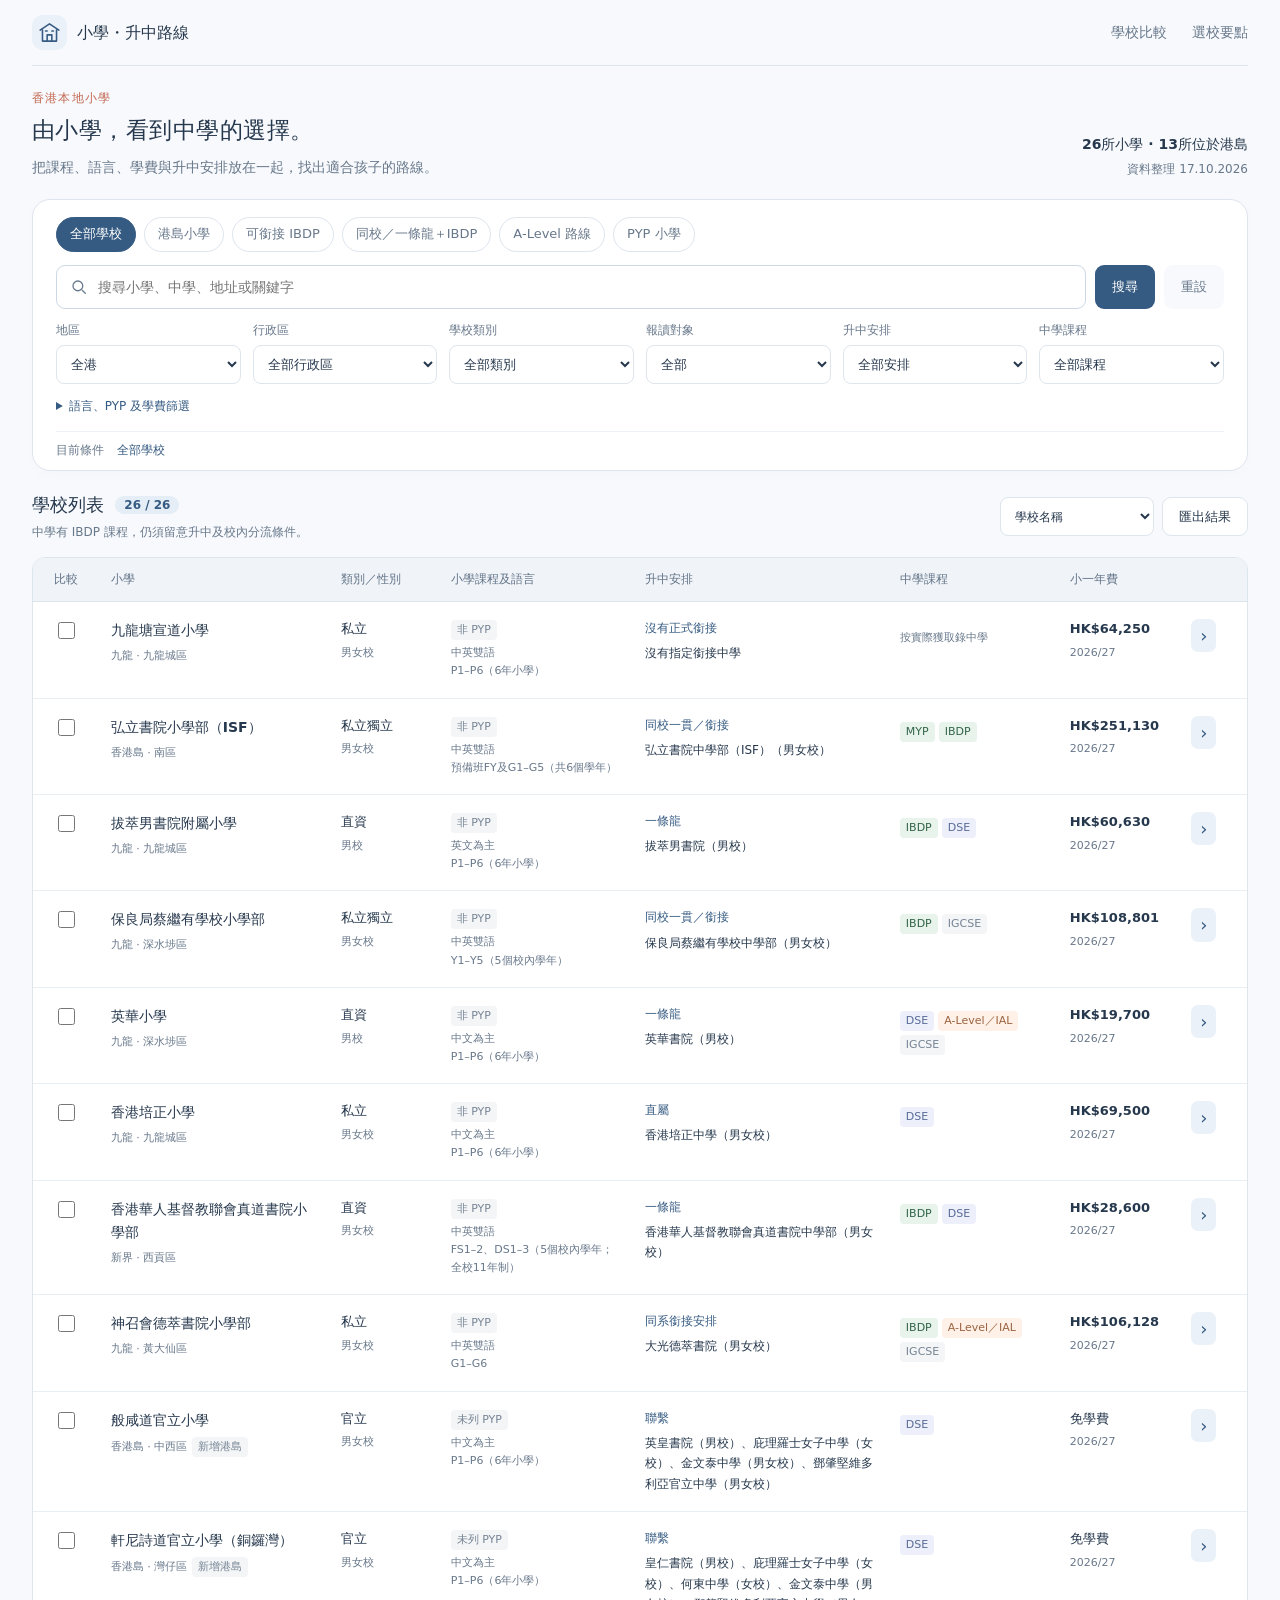
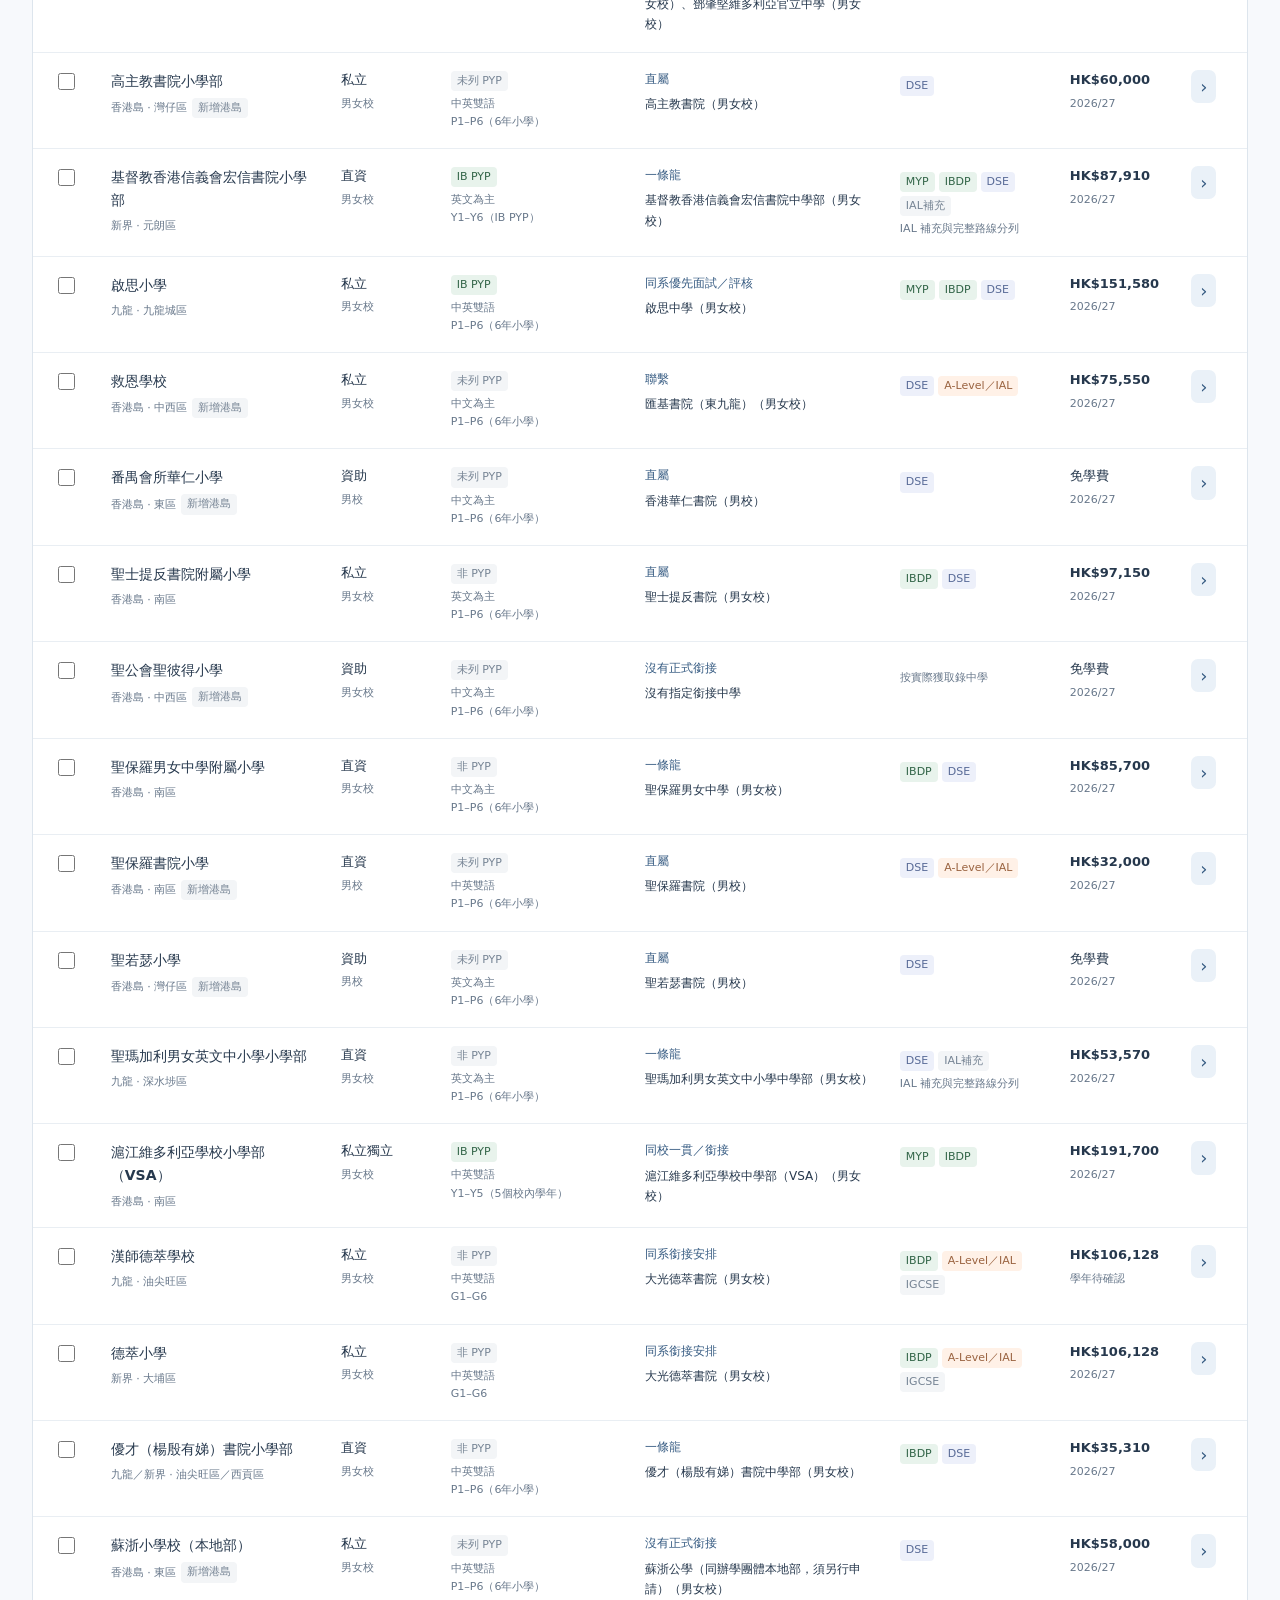
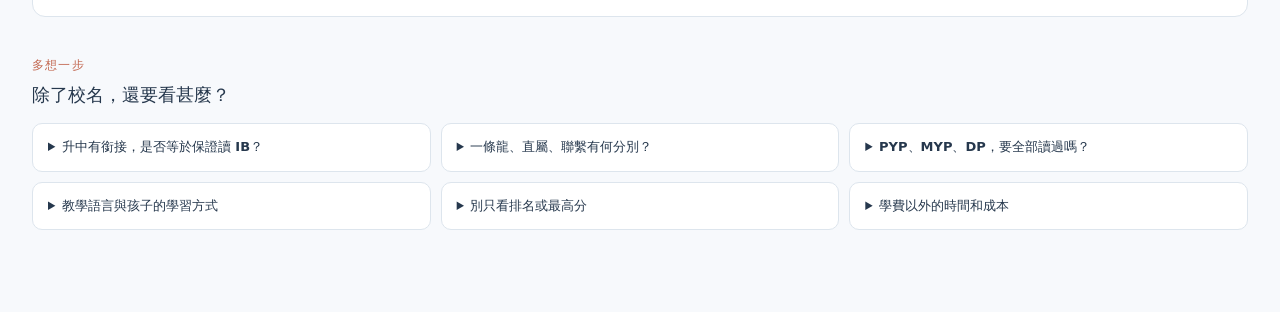
<file: primary-schools/index.html>
<!doctype html>
<html lang="zh-Hant-HK">
<head>
  <meta charset="utf-8">
  <meta name="viewport" content="width=device-width,initial-scale=1">
  <meta name="description" content="比較香港本地小學的課程、教學語言、學費與升中安排，查看銜接中學的 IB、DSE 及 A-Level 路線。">
  <meta name="theme-color" content="#f7f9fc">
  <title>香港小學升中路線比較</title>
  <link rel="stylesheet" href="./style.css">
  <script type="module" src="./app.js"></script>
</head>
<body>
  <header class="site-header shell">
    <a class="brand" href="./" aria-label="香港小學升中路線比較首頁"><span class="brand-icon" aria-hidden="true"><svg viewBox="0 0 32 32" fill="none"><path d="M4 13 16 5l12 8M7 12v15h18V12M13 27v-8h6v8M11 14h2m6 0h2" stroke="currentColor" stroke-width="2" stroke-linecap="round" stroke-linejoin="round"/></svg></span><span>小學・升中路線</span></a>
    <nav aria-label="主要導覽"><a href="#schools">學校比較</a><a href="#guide">選校要點</a></nav>
  </header>
  <main class="shell">
    <section class="intro" aria-labelledby="page-title">
      <div><p class="eyebrow">香港本地小學</p><h1 id="page-title">由小學，看到中學的選擇。</h1><p class="intro-copy">把課程、語言、學費與升中安排放在一起，找出適合孩子的路線。</p></div>
      <div class="intro-meta"><span id="dataset-count">載入學校資料…</span><span>資料整理 <time datetime="2026-10-17">17.10.2026</time></span></div>
    </section>
    <section class="search-panel" aria-label="學校篩選">
      <div class="presets" id="presets" aria-label="常用篩選">
        <button type="button" data-preset="all" class="preset active">全部學校</button>
        <button type="button" data-preset="island" class="preset">港島小學</button>
        <button type="button" data-preset="ib" class="preset">可銜接 IBDP</button>
        <button type="button" data-preset="through-ib" class="preset">同校／一條龍＋IBDP</button>
        <button type="button" data-preset="alevel" class="preset">A-Level 路線</button>
        <button type="button" data-preset="pyp" class="preset">PYP 小學</button>
      </div>
      <form id="filters" autocomplete="off">
        <div class="search-row"><label class="search-box"><span class="sr-only">搜尋學校、地區或中學名稱</span><svg aria-hidden="true" viewBox="0 0 24 24"><circle cx="10.5" cy="10.5" r="6.5"/><path d="m16 16 5 5"/></svg><input type="search" id="query" name="query" placeholder="搜尋小學、中學、地址或關鍵字"></label><button type="submit" class="button primary">搜尋</button><button type="button" id="reset" class="button subtle">重設</button></div>
        <div class="filter-grid">
          <label>地區<select id="region" name="region"><option value="">全港</option><option>香港島</option><option>九龍</option><option>新界</option></select></label>
          <label>行政區<select id="district" name="district"><option value="">全部行政區</option></select></label>
          <label>學校類別<select id="type" name="type"><option value="">全部類別</option><option>直資</option><option>私立</option><option>私立獨立</option><option>資助</option><option>官立</option></select></label>
          <label>報讀對象<select id="gender" name="gender"><option value="">全部</option><option value="boys">男生可報</option><option value="girls">女生可報</option><option value="coed">只看男女校</option></select></label>
          <label>升中安排<select id="relation" name="relation"><option value="">全部安排</option><option value="through">一條龍</option><option value="continuous">同校一貫／銜接</option><option value="group">同系銜接安排</option><option value="direct">直屬</option><option value="linked">聯繫</option><option value="priority">優先面試／評核</option><option value="none">沒有正式銜接</option></select></label>
          <label>中學課程<select id="programme" name="programme"><option value="">全部課程</option><option value="IBDP">IBDP</option><option value="MYP">IB MYP</option><option value="DSE">DSE</option><option value="A-Level">完整 A-Level／IAL 路線</option><option value="IAL補充">IAL 補充課程</option><option value="IGCSE">IGCSE</option></select></label>
        </div>
        <details class="advanced"><summary>語言、PYP 及學費篩選</summary><div class="advanced-grid">
          <label>主要教學語言<select id="language" name="language"><option value="">全部語言安排</option><option>中文為主</option><option>英文為主</option><option>中英雙語</option></select></label>
          <label>小學 PYP<select id="pyp" name="pyp"><option value="">不限</option><option value="yes">有正式 PYP</option><option value="no">非 PYP／未列 PYP</option></select></label>
          <div class="fee-control"><label for="feeMax">小一年費上限 <output id="fee-output" for="feeMax">不限</output></label><input id="feeMax" name="feeMax" type="range" min="0" max="300000" step="1000" value="300000"><label class="checkbox-line"><input type="checkbox" id="includeUnknown" name="includeUnknown" checked>包括學費待核實的學校</label></div>
        </div></details>
        <div class="criteria-line"><span class="criteria-label">目前條件</span><div id="criteria" aria-live="polite">全部學校</div></div>
      </form>
    </section>
    <section id="schools" class="results" aria-labelledby="results-title">
      <div class="results-toolbar"><div><h2 id="results-title">學校列表 <span id="result-count" class="count"></span></h2><p id="route-context" class="route-context">中學有 IBDP 課程，仍須留意升中及校內分流條件。</p></div><div class="results-actions"><label class="sort-label"><span class="sr-only">排序</span><select id="sort"><option value="name">學校名稱</option><option value="fee-low">小一年費由低至高</option><option value="fee-high">小一年費由高至低</option></select></label><button id="export" type="button" class="button outline">匯出結果</button></div></div>
      <div id="loading" class="empty-state" role="status">正在載入學校資料…</div>
      <div id="empty" class="empty-state" hidden><h3>暫時沒有符合的學校</h3><p>試試放寬地區、升中安排或學費條件。</p><button class="button outline" id="empty-reset">重設篩選</button></div>
      <div class="table-wrap" id="table-wrap" hidden><table class="school-table"><thead><tr><th class="select-column">比較</th><th>小學</th><th>類別／性別</th><th>小學課程及語言</th><th>升中安排</th><th>中學課程</th><th>小一年費</th><th><span class="sr-only">詳細資料</span></th></tr></thead><tbody id="school-rows"></tbody></table></div>
    </section>
    <section id="guide" class="guide" aria-labelledby="guide-title"><div class="section-heading"><p class="eyebrow">多想一步</p><h2 id="guide-title">除了校名，還要看甚麼？</h2></div><div class="guide-grid">
      <details><summary>升中有銜接，是否等於保證讀 IB？</summary><p>先看升中關係，再看中學的課程分流。問清楚 IB 名額、成績及操行門檻、可選科目，以及未能入讀 IB 時的替代路線。沒有 PYP 的小學，也可以銜接提供 IBDP 的中學。</p></details>
      <details><summary>一條龍、直屬、聯繫有何分別？</summary><p>一條龍、直屬、聯繫及同系優先面試是不同安排。直屬或聯繫不代表人人獲取錄；報讀其他中學亦可能影響原有銜接資格。直資及私立學校的具體條件，須看個別學校公布。</p><p><a href="https://www.edb.gov.hk/tc/edu-system/primary-secondary/applicable-to-primary-secondary/through-train/sch-list.html" target="_blank" rel="noopener noreferrer">教育局一條龍安排</a> · <a href="https://www.edb.gov.hk/attachment/tc/edu-system/primary-secondary/spa-systems/secondary-spa/general-info/FAQ_SSPA_2026_Sept_General_TC.pdf" target="_blank" rel="noopener noreferrer">升中安排常見問題（2026入學）</a></p></details>
      <details><summary>PYP、MYP、DP，要全部讀過嗎？</summary><p>PYP 是小學階段，MYP 是初中至中學階段，DP 是高中兩年課程。把「現在讀甚麼」與「將來可選甚麼」分開看，並核對銜接年、IGCSE 或校本課程的安排。</p><p><a href="https://ibo.org/programmes" target="_blank" rel="noopener noreferrer">IB 官方課程介紹</a></p></details>
      <details><summary>教學語言與孩子的學習方式</summary><p>英文為主不等於每科都用英文；普通話教中文也可能按年級不同。除了語言比例，亦問功課量、閱讀寫作要求、評估方式、學習支援及家校溝通。</p></details>
      <details><summary>別只看排名或最高分</summary><p>本表不編製綜合名次。比較學校公布的成績時，同時看應考人數、平均或中位數、完整文憑比例，以及入讀該課程前的遴選條件。</p></details>
      <details><summary>學費以外的時間和成本</summary><p>小一年費只是起點。另查各年級加費、校車、午膳、活動、建校費或債券，以及高中 IB／A-Level 費用。把每天實際通勤時間、接送及課後安排一併考慮。</p></details>
    </div></section>
  </main>
  <aside id="compare-tray" class="compare-tray" hidden aria-label="已選學校"><div class="shell tray-inner"><div><strong id="compare-count">已選0校</strong><span id="compare-names"></span></div><div class="tray-actions"><button type="button" id="clear-comparison" class="button subtle">清除</button><button type="button" id="open-comparison" class="button primary">並排比較</button></div></div></aside>
  <dialog id="detail-dialog" aria-labelledby="detail-title"><div id="detail-content"></div></dialog>
  <dialog id="comparison-dialog" class="comparison-dialog" aria-labelledby="comparison-title"><div class="dialog-header"><div><p class="eyebrow">最多4校</p><h2 id="comparison-title">並排比較</h2></div><button type="button" data-close-dialog class="close-button" aria-label="關閉比較">×</button></div><div id="comparison-content" class="comparison-content"></div></dialog>
  <div id="toast" class="toast" role="status" hidden></div>
</body>
</html>
</file>
<file: primary-schools/style.css>
:root{--ink:#26384d;--muted:#68788b;--line:#dde5ed;--bg:#f7f9fc;--blue:#365b82;--soft:#eaf1f8;--coral:#c26750;--green:#35694d;font-family:Inter,"Noto Sans TC","PingFang TC","Microsoft JhengHei",system-ui,sans-serif;color:var(--ink);font-size:15px;line-height:1.6;font-synthesis:none}*{box-sizing:border-box}body{margin:0;background:var(--bg)}button,input,select{font:inherit}button,a,input,select,summary{-webkit-tap-highlight-color:transparent}button{cursor:pointer}a{color:var(--blue);text-underline-offset:3px}button:focus-visible,a:focus-visible,input:focus-visible,select:focus-visible,summary:focus-visible{outline:3px solid #91b9de;outline-offset:3px}button:disabled{cursor:default;opacity:.45}[hidden]{display:none!important}.shell{width:min(1440px,calc(100% - 64px));margin-inline:auto}.site-header{display:flex;align-items:center;justify-content:space-between;padding-block:21px;border-bottom:1px solid var(--line)}.brand{display:flex;gap:10px;align-items:center;font-weight:750;text-decoration:none;color:var(--ink);font-size:16px}.brand-icon{width:35px;height:35px;background:var(--soft);border-radius:11px;padding:5px;color:var(--blue)}.brand-icon svg{width:100%;height:100%}nav{display:flex;gap:25px;font-size:14px}nav a{color:var(--muted);text-decoration:none}nav a:hover{color:var(--blue)}.intro{padding:31px 0 25px;display:flex;justify-content:space-between;align-items:end;gap:20px}.eyebrow{font-size:12px;letter-spacing:.1em;color:var(--coral);font-weight:700;margin:0 0 6px}h1{font-size:26px;line-height:1.4;letter-spacing:.02em;margin:0;font-weight:750}h2{font-size:18px;line-height:1.4;margin:0;font-weight:750}h3{font-size:17px;margin:0 0 7px}.intro-copy{color:var(--muted);margin:10px 0 0;font-size:14px}.intro-meta{text-align:right;font-size:12px;color:var(--muted);display:grid;gap:4px;white-space:nowrap}.intro-meta span:first-child{font-weight:700;color:var(--ink);font-size:14px}.search-panel{background:white;border:1px solid var(--line);border-radius:18px;padding:21px 23px 0;box-shadow:0 4px 15px #213e5c04}.presets{display:flex;flex-wrap:wrap;gap:8px;margin-bottom:18px}.preset{border:1px solid var(--line);border-radius:20px;background:white;color:var(--muted);padding:6px 13px;font-size:13px}.preset:hover{background:var(--bg);color:var(--blue)}.preset.active{background:var(--blue);border-color:var(--blue);color:white}.search-row{display:flex;gap:9px;align-items:stretch;margin-bottom:17px}.search-box{border:1px solid #ccd8e4;display:flex;align-items:center;gap:10px;border-radius:9px;flex:1;padding:0 13px;min-width:0}.search-box svg{width:18px;height:18px;fill:none;stroke:var(--muted);stroke-width:1.7;flex:none}.search-box input{border:0;background:none;width:100%;padding:10px 0;outline:none!important;font-size:14px;min-width:0}.search-box:focus-within{box-shadow:0 0 0 3px #d6e6f7}.button{border:1px solid transparent;border-radius:9px;padding:9px 16px;font-size:13px;font-weight:600;white-space:nowrap;line-height:1.5;background:white;color:var(--ink)}.button.primary{background:var(--blue);color:white}.button.primary:hover{background:#2b4c6e}.button.subtle{background:var(--bg);color:var(--muted)}.button.outline{border-color:var(--line);background:white}.button.outline:hover{border-color:#9bb0c6}.filter-grid{display:grid;grid-template-columns:repeat(6,minmax(0,1fr));gap:12px}.filter-grid label,.advanced-grid>label{font-size:12px;color:var(--muted);display:grid;gap:5px}select{width:100%;padding:9px 26px 9px 10px;border:1px solid var(--line);border-radius:8px;background:white;color:var(--ink);font-size:13px;min-height:39px}.advanced{margin-top:15px}.advanced>summary{font-size:12px;color:var(--blue);cursor:pointer;width:fit-content;padding:3px 0}.advanced-grid{display:grid;grid-template-columns:1fr 1fr 2fr;gap:16px;padding-top:13px}.fee-control{font-size:12px;color:var(--muted)}.fee-control>label:first-child{display:flex;justify-content:space-between;gap:9px}.fee-control output{color:var(--blue);font-weight:700}.fee-control input[type=range]{width:100%;accent-color:var(--blue);height:16px;margin:9px 0}.checkbox-line{display:flex;align-items:center;gap:6px;font-size:12px}.checkbox-line input{accent-color:var(--blue);margin:0}.criteria-line{display:flex;gap:13px;align-items:baseline;border-top:1px solid #edf1f5;margin-top:17px;padding:12px 0;font-size:12px}.criteria-label{color:var(--muted);flex:none}.criteria-line #criteria{display:flex;gap:6px;flex-wrap:wrap;color:var(--blue)}.criteria-chip{background:var(--soft);border-radius:5px;padding:1px 7px}.results{padding-top:26px;scroll-margin-top:18px}.results-toolbar{display:flex;justify-content:space-between;align-items:center;gap:15px;padding-bottom:15px}.count{background:#e5edf6;color:var(--blue);font-size:12px;border-radius:15px;padding:2px 9px;vertical-align:middle;margin-left:5px}.route-context{color:var(--muted);font-size:12px;margin:6px 0 0}.results-actions{display:flex;gap:8px;align-items:center}.sort-label select{font-size:12px;max-width:165px}.table-wrap{overflow-x:auto;border:1px solid var(--line);border-radius:13px;background:white}.school-table{border-collapse:collapse;width:100%;min-width:1100px;table-layout:fixed;font-size:13px}.school-table th{text-align:left;font-weight:600;font-size:12px;color:#617287;background:#f0f4f8;padding:12px 11px;border-bottom:1px solid var(--line)}.school-table td{padding:17px 11px;border-bottom:1px solid #e9eef3;vertical-align:top;overflow-wrap:anywhere}.school-table tbody tr:last-child td{border-bottom:0}.school-table tbody tr:hover{background:#fafcfe}.school-table th:nth-child(1){width:51px;text-align:center}.school-table th:nth-child(2){width:19%}.school-table th:nth-child(3){width:9%}.school-table th:nth-child(4){width:16%}.school-table th:nth-child(5){width:21%}.school-table th:nth-child(6){width:14%}.school-table th:nth-child(7){width:10%}.school-table th:nth-child(8){width:51px}.school-name{font-weight:700;font-size:14px;color:var(--ink);background:none;border:0;padding:0;text-align:left;line-height:1.65}.school-name:hover{color:var(--blue);text-decoration:underline}.small{font-size:11px;color:var(--muted);margin-top:4px;line-height:1.65}.school-meta{display:flex;flex-wrap:wrap;gap:5px;align-items:center;margin-top:5px;font-size:11px;color:var(--muted)}.tag{display:inline-flex;padding:1px 6px;border-radius:4px;background:#eff3f7;color:#596b7c;font-size:11px;line-height:1.65;white-space:nowrap}.tag.pyp,.tag.ib{color:#326548;background:#e8f3ec}.tag.alevel{background:#fff1e7;color:#9a6340}.tag.dse{background:#edf0fa;color:#596b97}.tag.subtle{background:#f3f5f7;color:#768494}.badges{display:flex;gap:4px;flex-wrap:wrap;margin-top:6px}.relation-name{color:var(--blue);font-size:12px;font-weight:650}.secondary-name{font-size:12px;margin-top:5px;line-height:1.7}.checkbox-cell{text-align:center}.school-select{width:17px;height:17px;accent-color:var(--blue);cursor:pointer;margin-top:3px}.fee-amount{font-variant-numeric:tabular-nums;white-space:nowrap;font-weight:650;font-size:13px}.details-link{background:var(--soft);color:var(--blue);border:0;border-radius:7px;padding:4px 9px;font-size:18px;line-height:1.4}.empty-state{padding:52px 20px;text-align:center;border:1px dashed #cdd9e4;border-radius:13px;color:var(--muted);font-size:14px;background:white}.empty-state h3{color:var(--ink)}.guide{padding:39px 0 82px;scroll-margin-top:22px}.section-heading{margin-bottom:16px}.guide-grid{display:grid;grid-template-columns:repeat(3,1fr);gap:10px}.guide-grid details{background:white;border:1px solid var(--line);border-radius:10px;padding:13px 15px;align-self:start}.guide-grid summary{cursor:pointer;font-size:13px;font-weight:650}.guide-grid p{color:var(--muted);font-size:12px;margin:10px 0 0;line-height:1.9}.compare-tray{position:fixed;bottom:0;left:0;right:0;z-index:15;background:#fff;box-shadow:0 -5px 28px #243e5d14;border-top:1px solid var(--line)}.tray-inner{display:flex;align-items:center;justify-content:space-between;gap:15px;padding-block:15px}.tray-inner>div:first-child{min-width:0}.tray-inner strong{font-size:14px;margin-right:17px}.tray-inner span{font-size:12px;color:var(--muted)}.tray-actions{display:flex;gap:8px}.toast{position:fixed;bottom:92px;left:50%;transform:translateX(-50%);background:var(--ink);color:white;border-radius:8px;padding:10px 17px;font-size:13px;z-index:70;box-shadow:0 4px 20px #26384d22;max-width:90vw;text-align:center}dialog{border:1px solid var(--line);border-radius:17px;width:min(820px,calc(100vw - 32px));max-height:calc(100dvh - 40px);padding:0;box-shadow:0 20px 100px #1b2f4733;color:var(--ink);overscroll-behavior:contain}dialog::backdrop{background:#23384e73;backdrop-filter:blur(3px)}.dialog-header{display:flex;align-items:start;justify-content:space-between;gap:18px;padding:23px 25px 18px;border-bottom:1px solid var(--line);position:sticky;top:0;background:white;z-index:3}.dialog-header h2{font-size:20px}.close-button{border:0;background:var(--bg);border-radius:50%;width:30px;height:30px;flex:none;font-size:24px;color:var(--muted);line-height:1;display:grid;place-items:center}.detail-body{padding:21px 25px 26px}.detail-intro{display:flex;gap:7px;flex-wrap:wrap;margin-bottom:17px}.detail-grid{display:grid;grid-template-columns:1fr 1fr;gap:23px}.detail-section h3{font-size:14px;margin:0 0 12px;color:var(--blue)}.detail-section dl{margin:0;display:grid;gap:12px}.detail-section dt{font-size:11px;color:var(--muted);margin-bottom:3px}.detail-section dd{font-size:13px;margin:0;white-space:pre-line;line-height:1.85}.detail-note{background:#fff6ed;border-radius:9px;padding:13px 15px;margin-top:20px;font-size:12px;line-height:1.9;color:#825d3d}.detail-note p{margin:0}.detail-note p+p{margin-top:5px}.source-details{margin-top:21px;border-top:1px solid var(--line);padding-top:15px}.source-details summary{color:var(--blue);font-size:12px;cursor:pointer}.source-details ul{padding-left:17px;font-size:12px;line-height:2}.source-meta{font-size:11px;color:var(--muted);margin-top:10px}.detail-bottom{margin-top:18px;display:flex;gap:10px;justify-content:space-between;align-items:center}.comparison-dialog{width:min(1320px,calc(100vw - 28px))}.comparison-content{overflow-x:auto;padding:0 20px 22px}.comparison-table{border-collapse:collapse;width:100%;font-size:13px;table-layout:fixed}.comparison-table th,.comparison-table td{padding:14px 13px;text-align:left;vertical-align:top;border-bottom:1px solid #e6ecf2;white-space:pre-line;overflow-wrap:anywhere;line-height:1.85}.comparison-table th:first-child,.comparison-table td:first-child{position:sticky;left:0;background:#f6f9fc;width:125px;font-size:12px;color:var(--muted);z-index:1}.comparison-table thead th{background:#edf3f9;color:var(--blue);font-size:14px;font-weight:700;position:sticky;top:0}.comparison-table thead th:first-child{z-index:2}.comparison-table td .source-links{white-space:normal}.sr-only{position:absolute;width:1px;height:1px;margin:-1px;clip:rect(0,0,0,0);overflow:hidden;white-space:nowrap}.error-button{margin-top:10px}body.has-tray{padding-bottom:70px}
@media(min-width:701px){.site-header{padding-block:15px}.intro{padding:23px 0 20px}h1{font-size:23px}.search-panel{padding:17px 23px 0}.presets{margin-bottom:13px}.search-row{margin-bottom:12px}.advanced{margin-top:10px}.criteria-line{margin-top:12px;padding:9px 0}.results{padding-top:21px}}
@media(min-width:1600px){.shell{width:min(1510px,calc(100% - 100px))}}@media(max-width:1100px){.shell{width:calc(100% - 36px)}.filter-grid{grid-template-columns:repeat(3,1fr)}.guide-grid{grid-template-columns:repeat(2,1fr)}.intro{align-items:start}.intro-meta{padding-top:8px}.table-wrap{border-radius:11px}.school-table{min-width:1070px}}@media(max-width:700px){:root{font-size:14px}.shell{width:calc(100% - 28px)}.site-header{padding:14px 0}.brand{font-size:14px}.brand-icon{width:30px;height:30px}nav{font-size:12px;gap:14px}.intro{padding:23px 0 20px;display:block}h1{font-size:22px}.intro-copy{font-size:13px;line-height:1.85;max-width:330px}.intro-meta{display:flex;text-align:left;gap:13px;margin-top:10px;padding:0;font-size:11px}.intro-meta span:first-child{font-size:11px}.search-panel{padding:15px 13px 0;border-radius:13px}.presets{gap:6px;margin-bottom:13px}.preset{font-size:11px;padding:5px 9px}.search-row{gap:6px;flex-wrap:wrap}.search-box{flex-basis:calc(100% - 73px)}.search-row>.button.subtle{display:none}.button{padding:9px 12px}.filter-grid{grid-template-columns:repeat(2,minmax(0,1fr));gap:10px}.filter-grid label,.advanced-grid>label{font-size:11px}select{font-size:12px;padding:8px}.advanced-grid{grid-template-columns:1fr 1fr;gap:12px}.fee-control{grid-column:1/-1}.criteria-line{gap:8px;align-items:start;font-size:11px}.criteria-label{padding-top:1px}.results{padding-top:22px}.results-toolbar{gap:10px;align-items:start}.results-toolbar h2{font-size:16px}.route-context{font-size:11px;max-width:220px;line-height:1.8}.results-actions{flex-direction:column;gap:6px;align-items:stretch}.sort-label select{max-width:130px;min-height:33px;font-size:11px}.results-actions .button{font-size:11px;padding:6px 10px}.table-wrap{border:0;background:transparent;overflow:visible}.school-table,.school-table tbody,.school-table tr,.school-table td{display:block;width:auto;min-width:0}.school-table{font-size:12px}.school-table thead{display:none}.school-table tbody{display:grid;gap:11px}.school-table tr{position:relative;border:1px solid var(--line);border-radius:12px;background:white;overflow:hidden;display:grid;grid-template-columns:1fr 1fr;padding:14px 15px;gap:12px 15px}.school-table td{padding:0;border:0;overflow-wrap:break-word}.school-table td:before{content:attr(data-label);display:block;font-size:10px;color:var(--muted);margin-bottom:4px}.school-table td:nth-child(1){position:absolute;top:15px;right:15px;z-index:1}.school-table td:nth-child(1):before,.school-table td:nth-child(2):before,.school-table td:last-child:before{display:none}.school-table td:nth-child(2){grid-column:1/-1;padding-right:24px}.school-table td:nth-child(3){display:flex;gap:9px;align-items:center;grid-column:1/-1;margin-top:-8px;font-size:11px;color:var(--muted)}.school-table td:nth-child(3):before{display:none}.school-table td:nth-child(4){grid-column:1/-1}.school-table td:nth-child(5){grid-column:1/-1;border-top:1px solid #edf1f5;padding-top:10px}.school-table td:nth-child(6){grid-column:1/-1}.school-table td:nth-child(7){grid-column:1}.school-table td:nth-child(8){justify-self:end;align-self:end}.school-name{font-size:15px}.school-meta{font-size:10px;margin-top:2px}.school-select{margin:1px 0}.small{font-size:10px}.relation-name{font-size:12px}.secondary-name{display:inline;margin-left:7px;font-size:12px}.details-link{font-size:12px;padding:6px 13px}.details-link:before{content:"詳細資料 ";font-size:11px}.fee-amount{font-size:13px}.badges{gap:5px}.tag{font-size:10px}.guide{padding-top:30px}.guide-grid{grid-template-columns:1fr;gap:9px}.guide-grid details{padding:12px 14px}.guide-grid summary{font-size:12px}.tray-inner{gap:10px;padding-block:12px}.tray-inner strong{font-size:12px;margin:0}.tray-inner span{display:none}.tray-actions .button{font-size:11px;padding:8px 10px}.dialog-header{padding:18px 17px 14px}.dialog-header h2{font-size:17px}.detail-body{padding:17px}.detail-grid{grid-template-columns:1fr;gap:24px}.detail-section:last-child{border-top:1px solid var(--line);padding-top:18px}.detail-section dd{font-size:12px}.detail-bottom{flex-wrap:wrap}.comparison-content{padding:0 10px 15px}.comparison-table th:first-child,.comparison-table td:first-child{width:95px}.comparison-table th,.comparison-table td{padding:11px 10px;font-size:12px}.comparison-dialog .dialog-header h2{font-size:18px}.toast{font-size:12px;width:max-content;max-width:90vw}dialog{max-height:calc(100dvh - 26px);border-radius:12px}}
</file>
